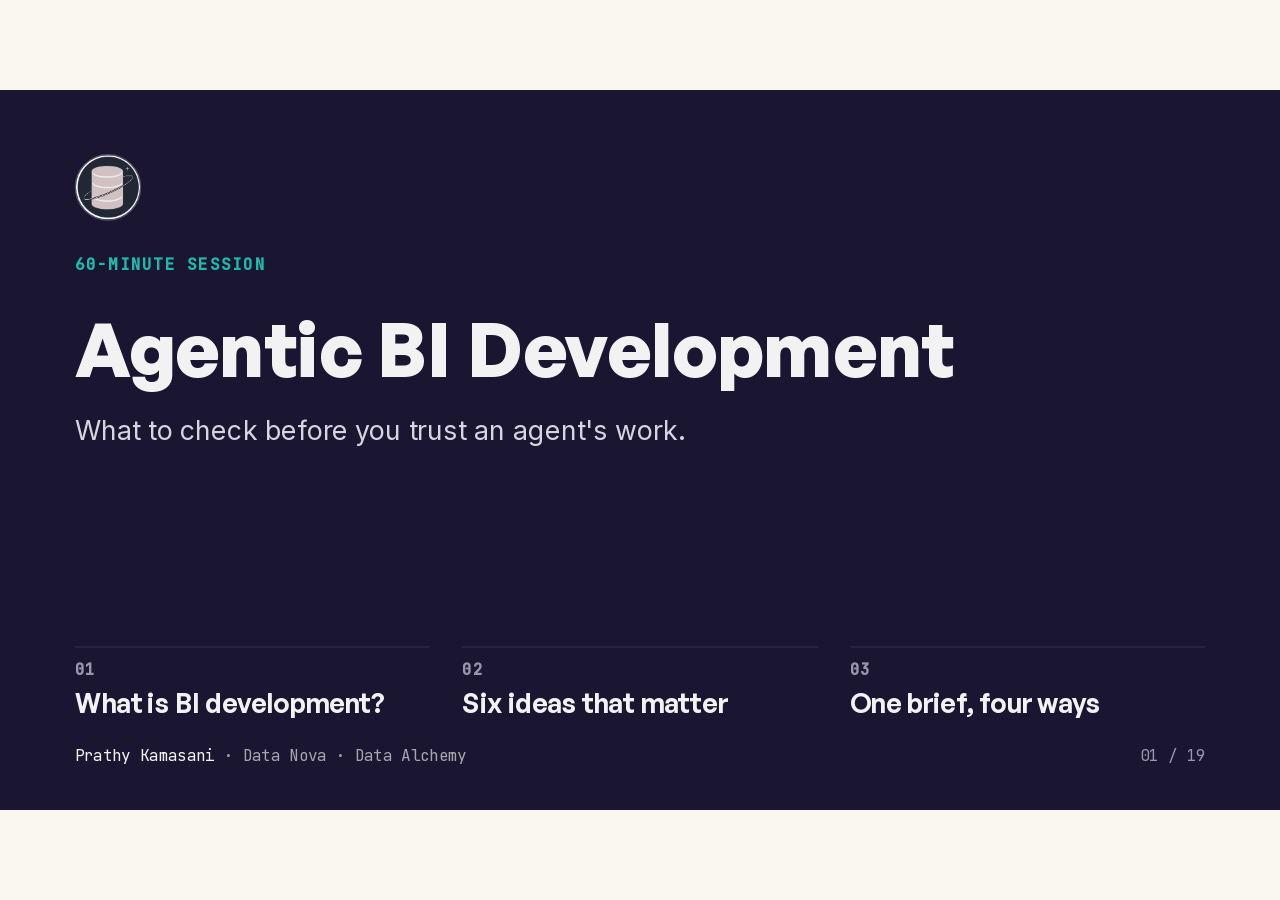
<file: Agentic BI Development/slides/deck/index.data-nova-navy.html>
<!doctype html>
<html lang="en"><head>
<meta charset="utf-8">
<meta name="viewport" content="width=device-width, initial-scale=1">
<title>Agentic BI Development</title>
<link rel="stylesheet" href="styles.css">
<link rel="stylesheet" href="deck.css">
</head>
<body data-type-context="slide">
<div class="frame" id="frame">
<section class="slide" id="s1" data-theme="dark">
<img class="mark" src="assets/logo/data-nova-mark.png" alt="Data Nova">
<div class="eyebrow mt48">60-minute session</div>
<div class="h1">Agentic BI Development</div>
<div class="body mt32" style="max-width:1300px">What to check before you trust an agent's work.</div>
<div class="agenda">
  <div class="ag"><div class="label">01</div><div class="h4">What is BI development?</div></div>
  <div class="ag"><div class="label">02</div><div class="h4">Six ideas that matter</div></div>
  <div class="ag"><div class="label">03</div><div class="h4">One brief, four ways</div></div>
</div>
<div class="credit">Prathy Kamasani <span>&middot; Data Nova &middot; Data Alchemy</span></div><div class="pageno">01 / 19</div><template class="notes">60 minutes. Hook first, then concepts, then one brief run four ways. The refrain for the hour: what would you have to check?</template></section>
<section class="slide" id="s2" data-theme="dark">
<div class="center-v" style="padding-bottom:96px">
  <div class="grid2" style="align-items:center">
    <div>
      <div class="h1c">It looks right.</div>
      <div class="body mt24">Is it right?</div>
    </div>
    <div class="list" style="gap:32px">
      <div class="item"><i data-lucide="check" class="icon-xl ink-accent"></i><div class="h4" style="padding-top:8px">The DAX runs</div></div>
      <div class="item"><i data-lucide="check" class="icon-xl ink-accent"></i><div class="h4" style="padding-top:8px">The visuals render</div></div>
      <div class="item"><i data-lucide="check" class="icon-xl ink-accent"></i><div class="h4" style="padding-top:8px">Nothing errors</div></div>
    </div>
  </div>
</div>
<div class="credit">Prathy Kamasani <span>&middot; Data Nova &middot; Data Alchemy</span></div><div class="pageno">02 / 19</div><template class="notes">An agent will write you a semantic model and a report, and it will look right. The DAX runs. The visuals render. Nothing errors. Looking right and being right are different things, and you cannot tell them apart by looking. So the question for the hour is not 'can AI build this'. It is 'what would you have to check before you trusted it'.</template></section>
<section class="slide" id="s3" data-theme="dark">
<div class="sect">
  <div class="sect-num" aria-hidden="true">01</div>
  <div class="sect-title"><div class="h1c">What is BI development?</div><div class="body sect-sub">Six steps, and most of the time is not in the visuals.</div></div>
</div>
<div class="credit">Prathy Kamasani <span>&middot; Data Nova &middot; Data Alchemy</span></div><div class="pageno">03 / 19</div><template class="notes">Set up the lifecycle before talking about agents. Most delivery time is not building the visual: it is requirements, model fixes, testing, rework after feedback, and sign-off. [Add your own example of where the hours really go.]</template></section>
<section class="slide" id="s4">
<div class="eyebrow">01 &middot; BI development</div>
<div class="h2">From a question to a trusted report</div>
<div class="grid3 mt48" style="grid-template-rows:repeat(2, 1fr);gap:48px"><div class="card "><div class="label">01</div><div class="h4" style="margin-top:16px">Discover</div><div class="small" style="margin-top:16px">Users, questions, acceptance criteria</div></div><div class="card "><div class="label">02</div><div class="h4" style="margin-top:16px">Model</div><div class="small" style="margin-top:16px">Tables, relationships, measures</div></div><div class="card "><div class="label">03</div><div class="h4" style="margin-top:16px">Build</div><div class="small" style="margin-top:16px">Pages, visuals, theme, layout</div></div><div class="card "><div class="label">04</div><div class="h4" style="margin-top:16px">Test</div><div class="small" style="margin-top:16px">Numbers, render, interaction</div></div><div class="card "><div class="label">05</div><div class="h4" style="margin-top:16px">Deploy</div><div class="small" style="margin-top:16px">Workspace, binding, refresh</div></div><div class="card "><div class="label">06</div><div class="h4" style="margin-top:16px">Govern</div><div class="small" style="margin-top:16px">Sign-off, audit trail, changes</div></div></div>
<div class="credit">Prathy Kamasani <span>&middot; Data Nova &middot; Data Alchemy</span></div><div class="pageno">04 / 19</div><template class="notes">Walk the six steps quickly. For each, ask who does it today. Flag Test and Govern: they are where trust is earned, and where agents are weakest. If time is tight, say this slide rather than show it: the room already knows it.</template></section>
<section class="slide" id="s5">
<div class="eyebrow">01 &middot; Agentic</div>
<div class="h2">Chat answers. An agent acts.</div>
<div class="grid2 mt48" style="grid-template-columns:5fr 6fr;align-items:stretch">
  <div class="card "><div class="h4">Chat</div><div class="list" style="margin-top:32px;gap:24px"><div class="small">You ask</div><div class="small">It answers</div><div class="small">You copy and paste</div><div class="small">Nothing is checked</div></div></div>
  <div class="card" data-theme="dark" style="background:var(--dn-surface)">
    <div class="h4">Agentic</div>
    <div class="list" style="margin-top:32px;gap:24px"><div class="small">Plan</div><div class="small">Act with tools</div><div class="small">Observe the result</div><div class="small">Try again, or stop</div></div>
    <div class="small ink-violet" style="margin-top:24px">A human approves at the gates</div>
  </div>
</div>
<div class="takeaway">The loop is the power and the risk.</div>
<div class="credit">Prathy Kamasani <span>&middot; Data Nova &middot; Data Alchemy</span></div><div class="pageno">05 / 19</div><template class="notes">Chat: you ask, it answers, you copy and paste. Agentic: a model, plus tools, plus a loop, plus a human. It acts, looks at what happened, and tries again. That loop is the power and the risk: it can fix its own errors, and it can confidently build on its own mistake.</template></section>
<section class="slide" id="s6">
<div class="eyebrow">01 &middot; What agents can do</div>
<div class="h2">Which bits can an agent do?</div>
<div class="grid3 mt48" style="align-items:stretch">
  <div class="card "><div class="h4 ink-accent" style="min-height:48px">Agent does it</div><div class="list mt24" style="margin-top:24px"><div class="small">Profile the model</div><div class="small">Relationships, measures</div><div class="small">Build the report files</div><div class="small">Data and render tests</div><div class="small">Gated deploy</div></div></div>
  <div class="card "><div class="h4 ink-violet" style="min-height:48px">Agent drafts</div><div class="list mt24" style="margin-top:24px"><div class="small">Requirements and discovery</div><div class="small">Page layout and design</div><div class="small">Fixes for what tests find</div></div></div>
  <div class="card "><div class="h4 ink-violet" style="min-height:48px">You decide</div><div class="list mt24" style="margin-top:24px"><div class="small">Sign-off and acceptance</div><div class="small">Interaction testing</div><div class="small">What good means</div></div></div>
</div>
<div class="credit">Prathy Kamasani <span>&middot; Data Nova &middot; Data Alchemy</span></div><div class="pageno">06 / 19</div><template class="notes">Teal is the agent, violet is you. The agent does profiling a model, relationships, measures, building report files, data and render tests, and gated deploy. It drafts requirements and layout, and you decide. Interaction testing and sign-off stay with a person. One honest caveat: it can propose and wire a star schema from imported tables, but it does not create tables from raw files. It profiles and wires tables already in the model. Do not imply more.</template></section>
<section class="slide" id="s7" data-theme="dark">
<div class="sect">
  <div class="sect-num" aria-hidden="true">02</div>
  <div class="sect-title"><div class="h1c">Six ideas that matter</div><div class="body sect-sub">Instructions, skills, hooks, loops, gates, MCP.</div></div>
</div>
<div class="credit">Prathy Kamasani <span>&middot; Data Nova &middot; Data Alchemy</span></div><div class="pageno">07 / 19</div><template class="notes">Do not linger: the examples are where these come alive. One table of definitions and where each lives, then one slide on the hinge.</template></section>
<section class="slide" id="s8">
<div class="eyebrow">02 &middot; The vocabulary</div>
<div class="h2">Six ideas, and where each one lives</div>
<table class="cmp tight vocab" style="margin-top:32px"><thead><tr><th>Idea</th><th>Kind</th><th>Where it lives</th><th>What it does</th></tr></thead><tbody><tr><td>Instructions</td><td><span class="label ink-violet">Advisory</span></td><td class="mono nowrap">AGENTS.md</td><td>Standing rules, read every session</td></tr><tr><td>Skills</td><td><span class="label ink-violet">Advisory</span></td><td class="mono nowrap">.claude/skills/</td><td>A repeatable recipe for one job</td></tr><tr><td>MCP</td><td><span class="label muted">Reach</span></td><td class="mono nowrap">an MCP server</td><td>Live, typed access to tools and data</td></tr><tr><td>Hooks</td><td><span class="label ink-accent">Blocking</span></td><td class="mono nowrap">.pre-commit-config.yaml</td><td>Run on every commit, even if the agent forgets</td></tr><tr><td>Loops</td><td><span class="label ink-accent">Blocking</span></td><td class="mono nowrap">ALG-PIPELINE.md</td><td>Repeat until a check passes</td></tr><tr><td>Gates</td><td><span class="label ink-accent">Blocking</span></td><td class="mono nowrap">check_phase_order.py</td><td>No APPROVED.md, no build</td></tr></tbody></table>
<div class="credit">Prathy Kamasani <span>&middot; Data Nova &middot; Data Alchemy</span></div><div class="pageno">08 / 19</div><template class="notes">Instructions (AGENTS.md, or CLAUDE.md for Claude): standing rules read every session. Skills: a repeatable recipe loaded when the task matches. MCP: live typed access to a tool or data source. Hooks: run on every commit whether or not the agent remembers. Loops: iterate until a check passes, not until the agent feels done. Gates: a step that refuses to advance without a pass or a human signature. Show the 'where it lives' column only as glimpses, 20 to 30 seconds each, from the repo. Check what is on screen before projecting: no client names. Do not open the top of CLAUDE.md in the demo repo, it carries the extract banner; use AGENTS.md. The pre-commit file has 28 named hooks.</template></section>
<section class="slide" id="s9">
<div class="eyebrow">02 &middot; The hinge</div>
<div class="h2">Advisory or blocking?</div>
<div class="grid2 mt48" style="align-items:stretch">
  <div class="card">
    <div class="h4 ink-violet">Advisory</div>
    <div class="body strong" style="margin-top:24px">Instructions and skills.</div>
    <div class="body" style="margin-top:16px;line-height:1.4">The agent decides whether to read them. Nothing fails if it does not.</div>
  </div>
  <div class="card" data-theme="dark" style="background:var(--dn-surface)">
    <div class="h4 ink-accent">Blocking</div>
    <div class="body strong" style="margin-top:24px;color:var(--dn-text-strong)">Hooks and gates.</div>
    <div class="body" style="margin-top:16px;line-height:1.4">The agent cannot walk past them. A failing check stops the build.</div>
  </div>
</div>
<div class="takeaway">A knowledge file is advice. Any tool can skip it, on any run. A check cannot be skipped.</div>
<div class="credit">Prathy Kamasani <span>&middot; Data Nova &middot; Data Alchemy</span></div><div class="pageno">09 / 19</div><template class="notes">Instructions and skills are advisory: the agent can ignore them. Hooks and gates are blocking: it cannot. That is the hinge for everything that follows. Each example sits at a different point on advisory versus blocking, and on blind versus grounded. Evidence from my own history: a cold Copilot session with all the knowledge files present shipped a bad report and deployed it by the wrong path. Any agent would have done the same; the files were the weak link, not the tool. The diagnosis was four words: the knowledge was opt-in, advisory, tool-specific, runtime-bypassable.</template></section>
<section class="slide" id="s10" data-theme="dark">
<div class="sect">
  <div class="sect-num" aria-hidden="true">03</div>
  <div class="sect-title"><div class="h1c">One brief, four ways</div><div class="body sect-sub">Same requirement every time, so the comparison is fair.</div></div>
</div>
<div class="credit">Prathy Kamasani <span>&middot; Data Nova &middot; Data Alchemy</span></div><div class="pageno">10 / 19</div><template class="notes">For each example use the same four beats: setup, brief in, what came out, what we had to check. Do not declare a winner until the comparison slide.</template></section>
<section class="slide" id="s11">
<div class="eyebrow">03 &middot; The brief</div>
<div class="h2">UK trade, the balance</div>
<div class="grid2 mt48" style="grid-template-columns:6fr 5fr;align-items:stretch">
  <div class="card "><div class="label">The brief</div><div class="list" style="margin-top:24px"><div class="small">One page on the UK trade balance: exports less imports, over time</div><div class="small">A headline balance card that flips colour from surplus to deficit</div><div class="small">A trend by month</div><div class="small">A breakdown by partner country or commodity</div><div class="small">A slicer to switch the measure</div></div></div>
  <div class="card "><div class="label">Built-in traps</div><div class="list" style="margin-top:24px;gap:24px"><div class="trap"><div class="h4">Colour that must flip</div><div class="small" style="margin-top:8px">Correct today, wrong after the next refresh</div></div><div class="trap"><div class="h4">A slicer that drives a measure</div><div class="small" style="margin-top:8px">Renders fine. Drives nothing.</div></div><div class="trap"><div class="h4">No date dimension</div><div class="small" style="margin-top:8px">The trend needs one</div></div></div></div>
</div>
<div class="credit">Prathy Kamasani <span>&middot; Data Nova &middot; Data Alchemy</span></div><div class="pageno">11 / 19</div><template class="notes">Open ONS data, so nothing confidential. The brief is chosen because it contains the traps worth showing: the colour that cannot flip on refresh, a field-parameter slicer, and a model with no date dimension. Paste it unchanged into Examples 1 to 3.</template></section>
<section class="slide" id="s12">
<div class="eyebrow">03 &middot; Example 1</div>
<div class="h2">Plain chat</div>
<div class="ex mt48"><div class="stack"><div class="shot" data-slot="example-1"><i data-lucide="image" class="icon-xl muted"></i><div class="label">Screenshot</div></div></div><div class="card roomy stretch"><div class="label">Setup</div><div class="body" style="margin-top:12px;line-height:1.4">A plain chat window. No tools, no model access.</div><div class="split"><div class="label ink-ok">Pro</div><div class="body" style="margin-top:12px;line-height:1.4">Zero setup. Fast for DAX.</div></div><div class="split"><div class="label ink-warn">Con</div><div class="body" style="margin-top:12px;line-height:1.4">It guesses table and column names.</div></div></div></div>
<div class="credit">Prathy Kamasani <span>&middot; Data Nova &middot; Data Alchemy</span></div><div class="pageno">12 / 19</div><template class="notes">Paste the brief unchanged. For a single measure this is genuinely the right tool. Watch for: good DAX and a sensible layout, and table and column names it could not know. Name the guessed ones out loud. Tomorrow it will not give the same answer. Screenshot slot: the chat output with the invented names highlighted.</template></section>
<section class="slide" id="s13">
<div class="eyebrow">03 &middot; Example 2</div>
<div class="h2">Fabric skills</div>
<div class="ex mt48"><div class="stack"><div class="shot" data-slot="example-2"><i data-lucide="image" class="icon-xl muted"></i><div class="label">Screenshot</div></div></div><div class="card roomy stretch"><div class="label">Setup</div><div class="body" style="margin-top:12px;line-height:1.4">Microsoft's Fabric skills. Same brief.</div><div class="split"><div class="label ink-ok">Pro</div><div class="body" style="margin-top:12px;line-height:1.4">Real file formats. A draft in minutes.</div></div><div class="split"><div class="label ink-warn">Con</div><div class="body" style="margin-top:12px;line-height:1.4">Opt-in. No record of who approved.</div></div></div></div>
<div class="credit">Prathy Kamasani <span>&middot; Data Nova &middot; Data Alchemy</span></div><div class="pageno">13 / 19</div><template class="notes">Concede loudly: Microsoft's skills are good, and for a prototype, a single measure, or a report you will never rebuild, they are the right answer. Watch for: real file formats, and a first draft far sooner than you could build one. What to notice is not quality but that it is advisory and opt-in. Show the version and date of the setup. Screenshot slot: the report the skill produced, opened in the Service.</template></section>
<section class="slide" id="s14">
<div class="eyebrow">03 &middot; Example 3</div>
<div class="h2">MCP</div>
<div class="ex mt48"><div class="stack"><div class="shot" data-slot="example-3"><i data-lucide="image" class="icon-xl muted"></i><div class="label">Screenshot</div></div></div><div class="card roomy stretch"><div class="label">Setup</div><div class="body" style="margin-top:12px;line-height:1.4">An agent connected to the live model. Same brief.</div><div class="split"><div class="label ink-ok">Pro</div><div class="body" style="margin-top:12px;line-height:1.4">Reads the real model.</div></div><div class="split"><div class="label ink-warn">Con</div><div class="body" style="margin-top:12px;line-height:1.4">Can write to it. No approval step.</div></div></div></div>
<div class="credit">Prathy Kamasani <span>&middot; Data Nova &middot; Data Alchemy</span></div><div class="pageno">14 / 19</div><template class="notes">Example 1 guessed names, this one looks them up. Watch for: it reads actual tables, measures and relationships, and it can also write to the real thing with nothing in the way. [Fill in after recording: what it got right, and what nothing stopped.] To decide before rehearsal: which MCP, and what auth it needs on stage. Screenshot slot: the agent reading the real model, with no workspace or tenant id visible.</template></section>
<section class="slide" id="s15">
<div class="eyebrow">03 &middot; Example 4</div>
<div class="h2">Fabric skills + your own</div>
<div class="ex mt48"><div class="stack"><div class="shot" data-slot="example-4"><i data-lucide="image" class="icon-xl muted"></i><div class="label">Screenshot</div></div></div><div class="card roomy stretch"><div class="label">Setup</div><div class="body" style="margin-top:12px;line-height:1.4">My skills, scripts, gates, and sign-offs.</div><div class="split"><div class="label ink-ok">Pro</div><div class="body" style="margin-top:12px;line-height:1.4">Tested, gated, with an audit trail.</div></div><div class="split"><div class="label ink-warn">Con</div><div class="body" style="margin-top:12px;line-height:1.4">Upfront cost. Covers only what I encoded.</div></div></div></div>
<div class="credit">Prathy Kamasani <span>&middot; Data Nova &middot; Data Alchemy</span></div><div class="pageno">15 / 19</div><template class="notes">Back to the terminal, tab 1. Demos A and C run live and offline. Demo A: check_phase_order blocks what-we-trade and passes the-balance. Demo C: run_pipeline until gates, five stages green, advisories, read R-SURVIVES-REFRESH aloud. Demo B (recorded, optional): the model half, same recipe. Say the cost out loud: it is overkill for one-off work. Where its grounding comes from: it builds offline against a cached snapshot of the live model, and the snapshot guard refuses a deploy if the snapshot is older than 7 days or no longer matches the live model. It does not create tables from raw files; it profiles and wires tables already in the model. Screenshot slot: the green pipeline run, or the refused build.</template></section>
<section class="slide" id="s16">
<div class="eyebrow">03 &middot; Side by side</div>
<div class="h2">Grounding and control</div>
<div class="plot">
  <div class="box"></div><div class="vline"></div><div class="hline"></div>
  <div class="ax" style="left:0;top:0;width:192px;text-align:right">Grounded</div>
  <div class="ax" style="left:0;top:488px;width:192px;text-align:right">Blind</div>
  <div class="ax" style="left:208px;top:592px">Advisory</div>
  <div class="ax" style="right:0;top:592px">Blocking</div>
  <div class="pt" style="left:280px;top:400px"><b>1</b>Chat</div>
  <div class="pt" style="left:400px;top:196px"><b>2</b>Fabric skills</div>
  <div class="pt" style="left:320px;top:52px"><b>3</b>MCP</div>
  <div class="pt hot" style="left:1060px;top:72px"><b>4</b>Fabric skills + your own</div>
</div>
<div class="credit">Prathy Kamasani <span>&middot; Data Nova &middot; Data Alchemy</span></div><div class="pageno">16 / 19</div><template class="notes">Vertical: does the agent see the real model (grounding). Horizontal: can anything stop it being wrong (control). Chat is blind and unchecked. Fabric skills know the file formats but advise only. MCP is grounded live but unguarded. Fabric skills plus your own is the only one in the top right, and the gates are what put it there: they are plain scripts, so the same idea works on any of the four. Pro and con summary, row by row. Chat: zero setup and fast for DAX, but blind and unrepeatable. Fabric skills: grounded, quick start, but advisory, generic, no audit trail. MCP: live ground truth, but no gate on what it writes. Fabric skills plus your own: gated, tested, audited, but upfront cost and upkeep. Without the gates you have reports and a feeling. With them you have a number you can defend.</template></section>
<section class="slide" id="s17">
<div class="eyebrow">03 &middot; The mistake</div>
<div class="h2">The mistake every check passed</div>
<div class="grid2 mt48" style="height:440px;align-items:stretch">
  <div class="stack g24" style="justify-content:space-between"><div class="card flat roomy"><div class="row g24"><i data-lucide="circle-check" class="icon-xl ink-ok"></i><div class="h4">Gates passed</div></div></div><div class="card flat roomy"><div class="row g24"><i data-lucide="circle-check" class="icon-xl ink-ok"></i><div class="h4">DAX passed</div></div></div><div class="card flat roomy"><div class="row g24"><i data-lucide="circle-check" class="icon-xl ink-ok"></i><div class="h4">Render matched the mockup</div></div></div></div>
  <div class="card" data-theme="dark" style="background:var(--dn-surface);display:flex;flex-direction:column;justify-content:center;padding:48px">
    <div class="h3">The slicer drove nothing.</div>
    <div class="body" style="margin-top:24px;line-height:1.4">Found by a person clicking it and noticing the chart did not move.</div>
  </div>
</div>
<div class="takeaway">Automated checks catch what they were written to catch. The interaction layer is still yours.</div>
<div class="credit">Prathy Kamasani <span>&middot; Data Nova &middot; Data Alchemy</span></div><div class="pageno">17 / 19</div><template class="notes">G-05 / BUG-02-001. The field-parameter slicer rendered, accepted a selection, and drove nothing at all. The engine never emitted the binding on the consuming chart, so the chart stayed on one fixed measure. Gates passed, DAX passed, render-match passed. A person clicking the slicer found it. Show the recording. Backup mistake: G-02b, a guessed custom-visual GUID that rendered blank cards; the fix was to capture the real shape, never guess.</template></section>
<section class="slide" id="s18">
<div class="eyebrow">03 &middot; Before you trust it</div>
<div class="h2">What to check, and what stays yours</div>
<div class="grid2 mt48" style="gap:96px;align-items:start">
  <div><div class="label ink-accent">A check that runs</div><div class="lines"><div class="line"><div class="h4">Measures resolve live</div><div class="small" style="margin-top:8px">Every one, against the real model.</div></div><div class="line"><div class="h4">The model matches the request</div><div class="small" style="margin-top:8px">Compare to what was asked, not to memory.</div></div><div class="line"><div class="h4">It survives a refresh</div><div class="small" style="margin-top:8px">Colours, sorts, and filters on new data.</div></div></div></div>
  <div><div class="label ink-violet">Yours</div><div class="lines"><div class="line"><div class="h4">Approve the design</div><div class="small" style="margin-top:8px">Sign the mockup before anything is built.</div></div><div class="line"><div class="h4">Approve model changes</div><div class="small" style="margin-top:8px">The agent proposes. You decide.</div></div><div class="line"><div class="h4">Drive it in the Service</div><div class="small" style="margin-top:8px">Click the slicer. Hover the tooltip.</div></div></div></div>
</div>
<div class="credit">Prathy Kamasani <span>&middot; Data Nova &middot; Data Alchemy</span></div><div class="pageno">18 / 19</div><template class="notes">Does every measure resolve live. Does the model contain what was actually asked for. Does the report survive a refresh. Those can be checks that run. The three on the right are yours: approving the design, approving the model changes, and driving the thing in the Service. They are the parts where judgement is the work. What makes it reliable is not the prompt: it is a spec it can be checked against, a bar set before it starts, and gates it cannot walk past. I would rather have a tool that tells me it shipped with caveats than one that tells me it is done.</template></section>
<section class="slide" id="s19" data-theme="dark">
<div class="bye">
  <img class="portrait" src="assets/prathy.webp" alt="Prathy Kamasani">
  <div class="bye-text">
    <div class="h1c">Prathy Kamasani</div>
    <div class="body" style="margin-top:24px">Founder, Data Nova</div>
    <div class="small muted" style="margin-top:8px">Design-led data analytics with purpose</div>
    <div class="links"><div class="link"><div class="label">Web</div><div class="mono-url">data-nova.io</div></div><div class="link"><div class="label">LinkedIn</div><div class="mono-url">linkedin.com/in/prathy</div></div><div class="link"><div class="label">GitHub</div><div class="mono-url">github.com/prathyusha-kamasani</div></div></div>
  </div>
</div>
<div class="credit">Prathy Kamasani <span>&middot; Data Nova &middot; Data Alchemy</span></div><div class="pageno">19 / 19</div><template class="notes">The close. Name, company and where to find me. Contact lines: data-nova.io, linkedin.com/in/prathy, github.com/prathyusha-kamasani. Check each before the day.</template></section>
</div>
<div id="notes"></div>
<div id="hint">arrows: move &nbsp; N: notes &nbsp; F: fullscreen &nbsp; A: all slides</div>
<script src="vendor/lucide.min.js"></script>
<script src="deck.js"></script>
</body></html>
</file>
<file: Agentic BI Development/slides/deck/styles.css>
/* DATA NOVA DESIGN SYSTEM: entry point
 *
 * Import order matters for the CASCADE (later component rules win), not for
 * token resolution: a var() resolves when it is used, so a token may
 * reference one declared in a file imported later. The order below is
 * nonetheless meaningful as documentation: primitives, then the semantic
 * layer that maps onto them, then structure, then base, then components.
 *
 * TOKEN LAYERS
 *   fonts        font loading (holds no tokens)
 *   typography   type primitives + semantic roles, per output context
 *   colors       colour primitives, the only literal colours in the system
 *   theme        semantic colour, light + dark
 *   charts       data-visualisation colour, light + dark
 *   spacing      the one spacing scale
 *   radius       corner radius steps
 *   borders      border widths
 *   elevation    shadow levels
 *   sizing       icon, control and mark dimensions
 *   layout       content widths, gutters, measure, breakpoint reference
 *   z-index      the stacking ladder
 *   motion       durations, easings, composed transitions
 *   document     the client-deliverable shell
 *
 * TWO ATTRIBUTES SWITCH CONTEXT, both on <body>:
 *   data-theme="dark"            flips the semantic colour set
 *   data-type-context="slide"    flips the type roles to the slide scale
 *                     ="print"   flips them to the A4 / PDF scale
 */

@import "tokens/fonts.css";
@import "tokens/typography.css";
@import "tokens/colors.css";
@import "tokens/theme.css";
@import "tokens/charts.css";
@import "tokens/spacing.css";
@import "tokens/radius.css";
@import "tokens/borders.css";
@import "tokens/elevation.css";
@import "tokens/sizing.css";
@import "tokens/layout.css";
@import "tokens/z-index.css";
@import "tokens/motion.css";
@import "tokens/document.css";

/* Data Alchemy Studio colour layer: overrides the --dn-* surface, text and semantic tokens. Light only. */
@import "alchemy/colors.css";
@import "alchemy/theme.css";

/* Base layer: inherited defaults, after the tokens. */
@import "base.css";

/* Component layers, after every token file. */
@import "components/document/document-components.css";
</file>
<file: Agentic BI Development/slides/deck/deck.css>
/* Deck layer on top of the Data Nova design system. Uses tokens only: no literal colours, fonts or off-scale spacing.
   Slides are authored at 1920x1080 and scaled to fit the window (see deck.js). */

html, body { margin: 0; height: 100%; }
body { background: var(--dn-surface); overflow: hidden; }
body.all { overflow: auto; height: auto; }

/* ---- presentation frame ------------------------------------------------ */
.frame { position: fixed; left: 50%; top: 50%; width: 1920px; height: 1080px; transform-origin: center center; }
.slide { display: none; width: 1920px; height: 1080px; position: relative; box-sizing: border-box; overflow: hidden;
  padding: 96px 112px; background: var(--dn-surface); color: var(--dn-text); font-family: var(--dn-font-body);
  font-size: var(--dn-text-body-size); line-height: 1.5; }
.slide.active { display: block; }
body.all .frame { position: static; transform: none !important; width: auto; height: auto; }
body.all .slide { display: block; margin: 0 auto 48px; }

/* ---- type -------------------------------------------------------------- */
.eyebrow { font-family: var(--dn-font-mono); font-size: var(--dn-text-label-size); font-weight: 700; letter-spacing: 0.12em;
  text-transform: uppercase; color: var(--dn-accent-ink); }

.h1 { font-family: var(--dn-font-heading); font-weight: 700; font-size: var(--dn-text-h1-size); line-height: 1.08;
  color: var(--dn-text-strong); margin: 48px 0 0; max-width: 1500px; }
.h1c { font-family: var(--dn-font-heading); font-weight: 700; font-size: var(--dn-text-h1-compact-size); line-height: 1.1;
  color: var(--dn-text-strong); margin: 0; }
.h2 { font-family: var(--dn-font-heading); font-weight: 700; font-size: var(--dn-text-h2-size); line-height: 1.15;
  color: var(--dn-text-strong); margin: 24px 0 0; max-width: 1600px; }
.h3 { font-family: var(--dn-font-heading); font-weight: 700; font-size: var(--dn-text-h3-size); line-height: 1.15;
  color: var(--dn-text-strong); margin: 0; }
.h4 { font-family: var(--dn-font-heading); font-weight: 600; font-size: var(--dn-text-h4-size); line-height: 1.2;
  color: var(--dn-text-strong); margin: 0; }
.body { font-size: var(--dn-text-body-size); line-height: 1.5; color: var(--dn-text); }
.small { font-size: var(--dn-text-small-size); line-height: 1.4; color: var(--dn-text); }
.muted { color: var(--dn-text-muted); }
.label { font-family: var(--dn-font-mono); font-size: var(--dn-text-label-size); font-weight: 700; letter-spacing: 0.08em;
  text-transform: uppercase; color: var(--dn-text-muted); }
.mono { font-family: var(--dn-font-mono); font-size: var(--dn-text-small-size); color: var(--dn-accent-secondary); }
.strong { color: var(--dn-text-strong); font-weight: 600; }
.takeaway { position: absolute; left: 112px; right: 112px; bottom: 136px; padding: 24px 32px; background: var(--das-band); border-radius: 12px;
  font-family: var(--dn-font-heading); font-weight: 600; font-size: var(--dn-slide-size-300); line-height: 1.25; color: var(--dn-text-strong); margin: 0;
  max-width: none; box-sizing: border-box; }
.takeaway.legend { font-family: var(--dn-font-body); font-weight: 400; font-size: var(--dn-text-small-size); color: var(--dn-text); }
.ink-ok { color: var(--dn-success-ink); }
.ink-warn { color: var(--dn-warning-ink); }
.ink-bad { color: var(--dn-error-ink); }
.ink-accent { color: var(--dn-accent-ink); }
.ink-violet { color: var(--dn-accent-secondary); }

/* ---- furniture --------------------------------------------------------- */
.credit { position: absolute; left: 112px; bottom: 64px; font-family: var(--dn-font-mono); font-size: var(--dn-text-label-size);
  color: var(--dn-text-strong); }
.credit span { opacity: 0.65; }
.pageno { position: absolute; right: 112px; bottom: 64px; font-family: var(--dn-font-mono); font-size: var(--dn-text-label-size);
  color: var(--dn-text-muted); }
.mark { width: var(--dn-brand-mark-size); height: var(--dn-brand-mark-size); border-radius: var(--dn-radius-full);
  border: 2px solid var(--dn-border-strong); display: block; }
.rule { width: 64px; height: 2px; background: var(--dn-accent); flex: none; }

/* ---- layout helpers ---------------------------------------------------- */
.stack { display: flex; flex-direction: column; }
.row { display: flex; align-items: center; }
.g8 { gap: 8px; } .g16 { gap: 16px; } .g24 { gap: 24px; } .g32 { gap: 32px; } .g48 { gap: 48px; }
.grid3 { display: grid; grid-template-columns: repeat(3, 1fr); gap: 48px; }
.grid2 { display: grid; grid-template-columns: 1fr 1fr; gap: 48px; }
.mt24 { margin-top: 24px; } .mt32 { margin-top: 32px; } .mt48 { margin-top: 48px; } .mt64 { margin-top: 64px; }
.center-v { box-sizing: border-box; height: 100%; display: flex; flex-direction: column; justify-content: center; }

.card { background: var(--dn-surface-raised); border: 1px solid var(--dn-border); border-radius: 12px;
  box-shadow: var(--dn-shadow-card); padding: 32px; box-sizing: border-box; }
.card.flat { box-shadow: none; }
.card.roomy { padding: 40px 32px; }
.card.snug { padding: 24px 32px; }
.card.navy { background: var(--dn-surface); border-color: var(--dn-border); }

.icon { width: var(--dn-icon-lg); height: var(--dn-icon-lg); flex: none; }
.icon-xl { width: var(--dn-icon-xl); height: var(--dn-icon-xl); flex: none; }
.item { display: flex; gap: 24px; align-items: flex-start; }
.item .icon { margin-top: 4px; }
.list { display: flex; flex-direction: column; gap: 16px; }

/* ---- table ------------------------------------------------------------- */
table.cmp { width: 100%; border-collapse: collapse; margin-top: 48px; }
table.cmp th { font-family: var(--dn-font-mono); font-size: var(--dn-text-label-size); letter-spacing: 0.08em; text-transform: uppercase;
  text-align: left; color: var(--dn-text-muted); padding: 16px 24px; border-bottom: 2px solid var(--dn-border-strong); }
table.cmp td { font-size: var(--dn-text-small-size); padding: 32px 24px; border-bottom: 1px solid var(--dn-border); color: var(--dn-text);
  vertical-align: middle; }
table.cmp.tight td { padding: 20px 24px; }
table.cmp td:first-child { font-family: var(--dn-font-heading); font-weight: 600; color: var(--dn-text-strong); width: 440px; }

/* ---- map --------------------------------------------------------------- */
.plot { position: relative; width: 1696px; height: 648px; margin-top: 24px; }
.plot .box { position: absolute; left: 208px; top: 0; right: 0; bottom: 64px; border: 1px solid var(--dn-border-strong);
  border-radius: 12px; background: var(--dn-surface-raised); }
.plot .vline { position: absolute; left: 952px; top: 0; bottom: 64px; width: 1px; background: var(--dn-border-input); }
.plot .hline { position: absolute; left: 208px; right: 0; top: 292px; height: 1px; background: var(--dn-border-input); }
.plot .ax { position: absolute; font-family: var(--dn-font-mono); font-size: var(--dn-slide-size-200); font-weight: 700; color: var(--dn-text); }
.pt { position: absolute; display: flex; align-items: center; gap: 24px; font-family: var(--dn-font-heading); font-weight: 600;
  font-size: var(--dn-text-h4-size); color: var(--dn-text-strong); white-space: nowrap; }
.pt b { width: 72px; height: 72px; border-radius: var(--dn-radius-full); display: flex; align-items: center; justify-content: center;
  background: var(--dn-surface-raised); color: var(--dn-text-strong); border: 2px solid var(--dn-text-strong); font-family: var(--dn-font-heading); font-size: var(--dn-text-small-size); }
.pt.hot b { border-color: var(--dn-highlight-ink); color: var(--dn-text-strong); }

/* ---- speaker notes (not part of the slide) ------------------------------ */
#notes { display: none; position: fixed; left: 0; right: 0; bottom: 0; z-index: 10; max-height: 38vh; overflow: auto;
  padding: 24px 48px; background: var(--dn-surface-subtle); color: var(--dn-text); border-top: 1px solid var(--dn-border-strong);
  font-family: var(--dn-font-body); font-size: 20px; line-height: 1.5; }
#notes.on { display: block; }
#hint { position: fixed; right: 24px; top: 16px; z-index: 10; font-family: var(--dn-font-mono); font-size: 14px; color: var(--dn-text-muted);
  opacity: 0; transition: opacity var(--dn-duration-base, 180ms); }
body:hover #hint { opacity: 1; }
body.all #hint, body.all #notes { display: none; }
@media print {
  body { overflow: visible; }
  .frame { position: static; transform: none !important; }
  .slide { display: block; page-break-after: always; margin: 0; }
  #notes, #hint { display: none !important; }
  @page { size: 1920px 1080px; margin: 0; }
}

/* ---- additions: examples, badge, vocab table, map ----------------------------------------------------- */
.nowrap { white-space: nowrap; }
.ex { display: grid; grid-template-columns: 1fr 1fr; gap: 48px; align-items: stretch; }
.ex .stack { min-width: 0; }
.shot { flex: 1; min-height: 360px; border: 2px dashed var(--dn-border-strong); border-radius: 12px; display: flex; flex-direction: column;
  align-items: center; justify-content: center; gap: 16px; background: var(--dn-surface-subtle); }
.card.stretch { display: flex; flex-direction: column; }
.split { margin-top: 24px; padding-top: 24px; border-top: 1px solid var(--dn-separator); }
.trap { padding-bottom: 0; }
table.vocab td:first-child { width: 260px; }
table.vocab td:nth-child(2) { width: 180px; }
table.vocab td:nth-child(3) { width: 560px; }
table.cmp.vocab td { padding: 12px 24px; }

/* ---- section dividers: giant numeral, title overlaid ---------------------------------------------------- */
.sect { position: relative; height: 100%; }
/* placed with top, not transform, so the slide-in animation (which animates transform) cannot move it */
.sect-num { position: absolute; left: -12px; top: calc(50% - 377px); font-family: var(--dn-font-heading); font-weight: 700;
  font-size: 640px; line-height: 0.8; letter-spacing: -0.04em; color: var(--dn-text-muted); }
/* title and subtitle share one panel in the page colour, which cuts the numeral behind them */
.sect-title { position: absolute; left: 488px; top: 50%; transform: translateY(44%); background: var(--dn-surface); padding: 24px 32px 24px 32px; max-width: 1160px; }
.sect-sub { margin-top: 24px; }

/* title slide: the three chapters as a quiet row above the credit line */
.agenda { position: absolute; left: 112px; right: 112px; bottom: 136px; display: grid; grid-template-columns: repeat(3, 1fr); gap: 48px; }
.agenda .ag { border-top: 1px solid var(--dn-border-strong); padding-top: 16px; }
.agenda .ag .h4 { margin-top: 8px; }

/* closing slide: the speaker and where to find them */
.bye { height: 100%; display: flex; align-items: center; gap: 96px; padding-bottom: 64px; box-sizing: border-box; }
.portrait { width: 520px; height: 520px; flex: none; object-fit: cover; border-radius: var(--dn-radius-full); border: 2px solid var(--dn-border-strong); display: block; }
.bye-text { flex: 1; min-width: 0; }
.links { margin-top: 48px; border-top: 1px solid var(--dn-separator-strong); }
.link { display: flex; align-items: baseline; gap: 32px; padding: 20px 0; border-bottom: 1px solid var(--dn-separator-strong); }
.link .label { width: 200px; flex: none; }
.link .mono-url { font-family: var(--dn-font-mono); font-size: var(--dn-text-small-size); color: var(--dn-text-strong); }

/* plain typographic lists: a hairline between items, no boxes or icons */
.lines { margin-top: 16px; border-top: 1px solid var(--dn-separator-strong); }
.line { padding: 24px 0; border-bottom: 1px solid var(--dn-separator-strong); }

/* ---- Data Alchemy: rose-gold openers, ink cards ---------------------------------------------------------- */
.slide.opener { background: var(--das-rose-gold); }
.sect-title { background: var(--das-rose-gold); }
.sect-num { color: var(--dn-accent); }
.inkcard { background: var(--das-ink); border-color: var(--das-ink); box-shadow: none;
  --dn-text-strong: var(--das-parchment); --dn-text: var(--das-parchment); --dn-text-muted: var(--dn-bookend-muted); }
.rose { color: var(--das-rose-gold); }
.opener .label { color: var(--dn-text-muted); }
.plot .vline, .plot .hline { background: var(--dn-text-muted); }

/* code panels */
.codecard { display: flex; flex-direction: column; padding: 24px 32px; }
.code { margin: 16px 0 0; font-family: var(--dn-font-mono); font-size: var(--dn-slide-size-100); line-height: 1.45; color: var(--dn-text-strong);
  white-space: pre; overflow: hidden; }
.code mark { background: var(--das-gold-tint-15); color: var(--dn-text-strong); padding: 0 4px; border-radius: 4px; }

/* agenda: three chapters, numbered, hairline between */
.agenda-list { margin-top: 48px; border-top: 1px solid var(--dn-border-strong); }
.chap { display: flex; align-items: baseline; gap: 48px; padding: 28px 0; border-bottom: 1px solid var(--dn-border-strong); }
.chap-num { font-family: var(--dn-font-heading); font-weight: 700; font-size: var(--dn-slide-size-400); color: var(--dn-accent); width: 120px; flex: none; }
/* recordings in the example slot */
.clip { width: 100%; flex: 1; min-height: 0; border-radius: 12px; background: var(--das-ink); object-fit: contain; display: block; }
.ex.wide { grid-template-columns: 2fr 1fr; gap: 32px; height: 616px; }
.ex.wide { grid-template-rows: minmax(0, 1fr); }
.ex.wide .stack { min-height: 0; height: 100%; }
.ex.wide .clip { height: 100%; flex: none; }
/* divider panel anchored at the bottom, so a two-line title grows upward instead of off the slide */
.sect .sect-title { top: auto; bottom: 198px; transform: none; }
/* agenda with four chapters */
.agenda-list { margin-top: 32px; }
.chap { padding: 20px 0; }

/* who does what: step, agent, you */
table.cmp.who th { font-size: var(--dn-text-label-size); }
table.cmp.who th .icon { width: var(--dn-icon-lg); height: var(--dn-icon-lg); }
table.cmp.who td { padding: 20px 24px; }
table.cmp.who td:first-child { width: 240px; }
table.cmp.who td:last-child { color: var(--dn-accent-ink); }

/* ---- four-up grid and flow diagram (concepts and roles) ----------------- */
.grid4 { display: grid; grid-template-columns: repeat(4, 1fr); gap: 32px; align-items: stretch; }
.grid4 > .card { padding: 40px 32px; }
.flow { display: flex; align-items: stretch; gap: 12px; }
.fnode { flex: 1; background: var(--dn-surface-raised); border: 1px solid var(--dn-border); border-radius: 12px; padding: 20px 20px;
  box-sizing: border-box; display: flex; flex-direction: column; justify-content: center; }
.fnode.you { border: 2px solid var(--dn-text-strong); }
.fnode.gate { background: var(--das-band); border-color: var(--dn-border-strong); }
.farrow { display: flex; align-items: center; flex: none; }
table.cmp.vtight td { padding: 12px 24px; }
table.cmp.vtight th { padding: 12px 24px; }
table.cmp.vtight td:first-child { width: 280px; }
/* agenda with five or six chapters */
.agenda-list.dense { margin-top: 24px; }
.agenda-list.dense .chap { padding: 12px 0; gap: 40px; }
.agenda-list.dense .h3 { font-size: var(--dn-text-h4-size); }
.agenda-list.dense .chap-num { font-size: var(--dn-slide-size-300); width: 96px; }
.hold { visibility: hidden; }
/* a column added on this step of a build fades in when its slide opens */
.slide.active .fresh { animation: dn-reveal 0.6s ease-out both; }
@keyframes dn-reveal { from { opacity: 0; transform: translateX(-12px); } to { opacity: 1; transform: none; } }
@media (prefers-reduced-motion: reduce) { .slide.active .fresh { animation: none; } }
/* morph between slides: the moving names travel, the rest of the new slide fades in behind them */
.slide.morphed .morph-fade { animation: dn-fade 0.5s 0.35s ease-out both; }
.slide.morphed table.cmp td:not(.fresh), .slide.morphed table.cmp th:not(.fresh) { animation: dn-rule 0.6s 0.25s ease-out both; }
.slide.morphed .fresh { animation: dn-reveal 0.6s 0.7s ease-out both; }
@keyframes dn-fade { from { opacity: 0; } to { opacity: 1; } }
@keyframes dn-rule { from { border-color: transparent; } }
.tiles { display: grid; grid-template-columns: repeat(4, 1fr); gap: 32px; margin-top: 48px; }
.tile { background: var(--dn-surface-raised); border: 1px solid var(--dn-border); border-radius: 12px; box-shadow: var(--dn-shadow-card);
  height: 300px; padding: 32px; box-sizing: border-box; display: flex; flex-direction: column; justify-content: space-between; }
.tile .name { font-family: var(--dn-font-heading); font-weight: 700; font-size: var(--dn-text-h3-size); color: var(--dn-text-strong); align-self: flex-start; }
.blkname { display: inline-block; }

/* ---- transitions: every slide settles in; builds play themselves; reduced motion gets plain cuts ---- */
@keyframes dn-rise { from { opacity: 0; transform: translateY(16px); } to { opacity: 1; transform: none; } }
@keyframes dn-numeral { from { opacity: 0; transform: translateX(160px); } to { opacity: 1; transform: none; } }
.slide.active .eyebrow { animation: dn-rise 0.45s ease-out both; }
.slide.active .h2 { animation: dn-rise 0.5s 0.06s ease-out both; }
.slide.active .sect-num { animation: dn-numeral 0.9s cubic-bezier(0.2, 0.7, 0.2, 1) both; }
.slide.active .sect-title { animation: dn-rise 0.6s 0.35s ease-out both; }
.slide.active .stagger > * { animation: dn-rise 0.55s ease-out both; animation-delay: calc(0.25s + var(--i, 0) * 0.12s); }
.slide.active .seq > * { animation: dn-rise 0.45s ease-out both; animation-delay: calc(0.3s + var(--i, 0) * 0.2s); }
.slide.active .seq.later > *, .slide.active .stagger.later > * { animation-delay: calc(1.8s + var(--i, 0) * 0.2s); }
.slide.active .later:not(.seq):not(.stagger) { animation: dn-rise 0.5s 1.6s ease-out both; }
.slide.active .late { animation: dn-rise 0.6s 1.2s ease-out both; }
.slide.active table.autoplay thead { animation: dn-rise 0.4s 0.2s ease-out both; }
.slide.active table.autoplay tbody td { animation: dn-rise 0.45s ease-out both; animation-delay: calc(0.45s + var(--r, 0) * 0.42s + var(--c, 0) * 0.14s); }
.slide.active .ex > .card { animation: dn-rise 0.6s 0.35s ease-out both; }
.slide.active .takeaway { animation: dn-rise 0.6s 1.6s ease-out both; }
/* a morph carries its own motion: nothing on that slide rises underneath it */
.slide.active.morphed .stagger > *, .slide.active.morphed .eyebrow, .slide.active.morphed .h2:not(.fresh),
.slide.active.morphed .sect-num, .slide.active.morphed .sect-title { animation: none; }
.slide.active .h2.fresh { animation: dn-reveal 0.6s 0.55s ease-out both; }
@media (prefers-reduced-motion: reduce) { .slide.active * { animation: none !important; transition: none !important; } }

/* ---- image viewer: a tall render at full width, scrolling in its frame, expandable ------------------- */
.viewer { position: relative; height: 100%; border: 1px solid var(--dn-border); border-radius: 12px; overflow: hidden;
  background: var(--dn-surface-raised); }
.viewer-scroll { height: 100%; overflow-y: auto; overscroll-behavior: contain; scrollbar-width: thin; outline: none; }
.viewer-scroll img { display: block; width: 100%; height: auto; cursor: zoom-in; }
.viewer-bar { position: absolute; top: 16px; right: 24px; display: flex; gap: 12px; }
.vbtn { display: inline-flex; align-items: center; gap: 8px; padding: 10px 16px; border-radius: 999px; border: 1px solid var(--dn-border);
  background: var(--dn-surface-raised); color: var(--dn-text); font: 500 18px/1 var(--dn-font-body);
  text-decoration: none; cursor: pointer; box-shadow: 0 2px 8px rgba(0,0,0,.12); }
.vbtn:hover { border-color: var(--dn-border-strong); }
.icon-sm { width: 18px; height: 18px; flex: none; }
.lightbox { position: fixed; inset: 0; z-index: 1000; background: rgba(20,14,8,.88); overflow-y: auto; overscroll-behavior: contain;
  display: none; cursor: zoom-out; }
.lightbox.on { display: block; animation: dn-reveal .3s ease-out both; }
.lightbox img { display: block; width: min(92vw, 1080px); height: auto; margin: 4vh auto; border-radius: 8px; cursor: auto; }
.lightbox .vbtn { position: fixed; top: 20px; right: 24px; }
body.all .viewer-bar { display: none; }
/* example card beside a video or render: fixed height, so the text is a step smaller and the splits tighter */
.ex.wide .card .body { font-size: 32px; line-height: 1.35 !important; }
.ex.wide .card .split { margin-top: 20px; padding-top: 20px; }

/* ---- overview (A): every slide as a small tile; click one to go there ------------------------------- */
body.grid { overflow: auto; height: auto; background: var(--dn-surface-subtle); }
body.grid .frame { position: static; transform: none !important; width: auto; height: auto; padding: 32px;
  display: grid; grid-template-columns: repeat(auto-fill, minmax(288px, 1fr)); gap: 24px; counter-reset: tile; }
body.grid .slide { display: block; zoom: 0.15; cursor: pointer; border-radius: 48px; counter-increment: tile;
  outline: 8px solid var(--dn-border); transition: outline-color .15s; }
body.grid .slide:hover { outline: 16px solid var(--dn-border-strong); }
body.grid .slide.current { outline: 24px solid var(--dn-accent); }
body.grid .slide * { animation: none !important; transition: none !important; pointer-events: none; }
body.grid #hint, body.grid #notes, body.grid .viewer-bar { display: none; }

/* ---- black screen (B) ------------------------------------------------------------------------------- */
#black { display: none; position: fixed; inset: 0; z-index: 3000; background: #000; cursor: none; }
body.black #black { display: block; }

/* ---- presenter view (S opens it): current slide, next slide, notes, timer ---------------------------- */
body.presenter { background: var(--das-ink); }
body.presenter .frame { left: 24px; top: 72px; transform-origin: top left; border-radius: 8px; overflow: hidden; }
body.presenter #black, body.presenter #hint, body.presenter #notes { display: none !important; }
#pbar { position: fixed; top: 0; left: 0; right: 0; height: 56px; display: flex; align-items: center; gap: 32px; padding: 0 24px;
  font-family: var(--dn-font-mono); font-size: 22px; color: var(--dn-surface); }
#ptimer { font: inherit; color: inherit; background: none; border: 1px solid rgba(255,255,255,.25); border-radius: 6px; padding: 4px 12px; cursor: pointer; }
#pclock { opacity: .7; }
#pflag { display: none; margin-left: auto; padding: 4px 12px; border-radius: 6px; background: var(--dn-accent); color: var(--dn-surface); }
body.presenter.black #pflag { display: inline-block; }
#pnext { position: fixed; top: 72px; }
#pnext .plabel, #pnotes::before { font-family: var(--dn-font-mono); font-size: 14px; letter-spacing: .12em; text-transform: uppercase;
  color: var(--dn-surface); opacity: .6; display: block; height: 28px; }
#pnext .slide { display: block; border-radius: 48px; }
#pnext .slide * { animation: none !important; transition: none !important; }
#pnotes { position: fixed; bottom: 24px; overflow: auto; color: var(--dn-surface); font-size: 24px; line-height: 1.5; white-space: pre-wrap; }
#pnotes::before { content: "Notes"; }
/* about me: website and LinkedIn at body size, each with its icon */
.contact { display: flex; gap: 48px; flex-wrap: wrap; }
.contact .body { display: inline-flex; align-items: center; gap: 16px; font-weight: 500; }
#toast { position: fixed; left: 50%; bottom: 32px; transform: translateX(-50%); z-index: 3100; padding: 12px 20px; border-radius: 8px;
  background: var(--das-ink); color: var(--dn-surface); font-family: var(--dn-font-body); font-size: 18px; opacity: 0; pointer-events: none;
  transition: opacity .2s; }
#toast.on { opacity: 1; }
#pkeys { position: fixed; left: 24px; display: flex; flex-wrap: wrap; gap: 12px 28px; color: var(--dn-surface); font-size: 17px; opacity: .8; }
#pkeys span { display: inline-flex; align-items: center; gap: 8px; }
#pkeys kbd { font-family: var(--dn-font-mono); font-size: 15px; min-width: 28px; text-align: center; padding: 3px 8px; border-radius: 6px;
  border: 1px solid rgba(255,255,255,.35); border-bottom-width: 2px; }
#pkeys kbd + kbd { margin-left: -2px; }
/* fullscreen is presenting: no key hint (the overview and presenter view list the keys) */
:fullscreen #hint { display: none !important; }
.bye .lines.compact .line { padding: 16px 0; }
/* chat vs agent: chat as a vertical line, the agent as a loop on a 3x3 grid (nodes at the corners, arrows between) */
.farrow.col { justify-content: center; }
.loop { display: grid; grid-template-columns: 1fr 56px 1fr; grid-template-rows: auto 48px auto;
  grid-template-areas: "a ab b" "da . bc" "d cd c"; }
.lnode { background: var(--dn-surface-raised); color: var(--dn-text); border-radius: 12px; padding: 20px; }
.larr { display: flex; align-items: center; justify-content: center; }
.inkcard .larr .muted { color: var(--dn-surface); opacity: .7; }
.inkcard .lnode { --dn-text-strong: var(--das-ink); --dn-text: var(--das-ink); --dn-text-muted: var(--das-ink-muted); color: var(--dn-text); }
.lnode { padding: 14px 18px; }
.chatline .fnode { padding: 14px 18px; }
.chatline .farrow { height: 28px; }
.chatline .farrow svg, .larr svg { width: 22px; height: 22px; }
.loop { grid-template-columns: 1fr 44px 1fr; grid-template-rows: auto 36px auto; }
.chatline .cap, .lnode .cap { font-size: 22px; line-height: 1.3; margin-top: 4px; }
.chatline .fnode, .lnode { padding: 12px 18px; }
/* phase cards: the step count as a figure */
.stepcount { text-align: right; flex: none; }
.stepcount .h2 { margin: 0; line-height: 1; }
/* roles: one colour and icon each, the same on the four-roles slide and in the flow */
.r-you { background: var(--dn-accent-ink); color: var(--das-parchment); }
.r-op { background: var(--das-ink); color: var(--das-parchment); }
.r-build { background: var(--dn-violet); color: var(--das-parchment); }
.r-orch { background: var(--dn-success-ink); color: var(--das-parchment); }
.r-gate { background: var(--das-rose-gold); color: var(--das-ink); }
.rbadge { width: 88px; height: 88px; border-radius: 50%; display: flex; align-items: center; justify-content: center; }
.rbadge svg { width: 44px; height: 44px; }
.inkcard .rbadge.r-you { background: var(--das-rose-gold); color: var(--das-ink); }
.rchip { display: inline-flex; align-items: center; gap: 8px; margin-top: 16px; padding: 6px 14px; border-radius: 999px;
  font-family: var(--dn-font-mono); font-size: 18px; letter-spacing: .08em; text-transform: uppercase; width: fit-content; }
.rchip svg { width: 18px; height: 18px; }
.rnode { display: flex; flex-direction: column; justify-content: space-between; min-height: 150px; }
.r-build { background: var(--dn-violet-tint-15); color: var(--dn-accent-secondary); }
/* the report flow as a grid, so the gate's loop back to the operator can be drawn under the two boxes it joins */
.flowgrid { display: grid; grid-template-columns: 1fr auto 1fr auto 1fr auto 1fr auto 1fr auto 1fr; column-gap: 12px; }
.flowgrid > .fnode, .flowgrid > .farrow { grid-row: 1; }
.backloop { grid-row: 2; grid-column: 3 / 6; position: relative; height: 96px; }
.bl-line { position: absolute; top: 0; left: calc(25% - 14px); right: calc(25% - 14px); height: 40px;
  border: 2px solid var(--dn-text-muted); border-top: none; border-radius: 0 0 12px 12px; }
.bl-line::before { content: ""; position: absolute; left: -9px; top: 0; transform: translateY(-100%);
  border: 8px solid transparent; border-bottom: 12px solid var(--dn-text-muted); border-top: none; }
.bl-label { position: absolute; top: 52px; left: 0; right: 0; text-align: center; font-size: 22px; color: var(--dn-text-muted); }
.rnode { min-height: 170px; }
.rchip { font-size: 20px; padding: 6px 14px; }
.rchip svg { width: 20px; height: 20px; }
/* who signs the gates: both cards one height, so the human gate card does not change size when delegation arrives */
.gatepair > .card { height: 340px; }
/* the brief: four build tiles, the done-means card, and the rest of the brief as chips */
.btiles { display: grid; grid-template-columns: 1fr 1fr; gap: 16px; }
.btile { display: flex; gap: 20px; align-items: flex-start; background: var(--dn-surface-raised); border: 1px solid var(--dn-border);
  border-radius: 12px; padding: 22px 24px; }
.btile .cap, .card .cap { font-size: 22px; line-height: 1.35; margin-top: 4px; }
.bchip { display: inline-block; padding: 6px 16px; border-radius: 999px; border: 1px solid var(--dn-border-strong); font-size: 20px; color: var(--dn-text); }
.inkcard .cap { color: var(--dn-text-muted); }
.bfig { margin: 0; font-size: 64px; line-height: 1.05; }
.btile svg { flex: none; }
.bchip { font-size: 20px; padding: 4px 16px; }
/* what it changed: model names as chips, and the empty state when there is no report */
.mchip { font-family: var(--dn-font-mono); font-size: 20px; padding: 4px 12px; border-radius: 8px; background: var(--dn-surface-subtle); border: 1px solid var(--dn-border); }
.mchip.more { background: none; color: var(--dn-text-muted); }
.shot.live { border-style: solid; border-width: 1px; border-color: var(--dn-border); background: var(--dn-surface-raised); height: 100%; }
/* profile (about me, thank you): a ringed portrait, facts with icons */
.portrait-ring { flex: none; padding: 12px; border-radius: var(--dn-radius-full); background: var(--das-rose-gold); }
.opener .portrait-ring { background: var(--das-parchment); }
.portrait-ring .portrait { width: 480px; height: 480px; border: none; }
.facts { display: flex; flex-direction: column; gap: 20px; }
.fact { display: flex; align-items: center; gap: 24px; }
.fact svg { flex: none; }
.tick { display: inline-flex; align-items: center; gap: 8px; font-size: 22px; }
/* three prompts: the prompt as text on a light panel */
.prompt { margin-top: 20px; padding: 20px 22px; border-radius: 12px; background: var(--dn-surface-subtle); font-size: 22px; line-height: 1.45; color: var(--dn-text); flex: 1; }
/* publishing the MCP report: a tighter card */
.mcpcard { padding: 32px 28px; }
.mcpcard .cap { font-size: 20px; }
.snode .cap { font-size: 20px; line-height: 1.3; margin-top: 4px; }
/* a portrait render shown whole inside the viewer */
.viewer.fit .viewer-scroll { display: flex; justify-content: center; background: var(--dn-surface-subtle); }
.viewer.fit .viewer-scroll img { width: auto; height: 100%; }
#notes { white-space: pre-wrap; }
/* mission control slide: four light rows */
.mcrow { padding: 16px 0; border-bottom: 1px solid var(--dn-separator); }
.mcrow .cap { font-size: 22px; line-height: 1.35; margin-top: 4px; }
/* code shows what you type: no ligatures (>= stays two characters) */
.code, pre.code { font-variant-ligatures: none; font-feature-settings: "calt" 0, "liga" 0; }
/* feedback: a large QR code on a white tile, the ask beside it */
.feedback { height: 100%; display: flex; align-items: center; gap: 96px; padding-bottom: 64px; box-sizing: border-box; }
.qrbox { flex: none; width: 520px; height: 520px; padding: 24px; box-sizing: border-box; background: #fff; border-radius: 12px; }
.qrbox img { width: 100%; height: 100%; display: block; image-rendering: pixelated; }
</file>
